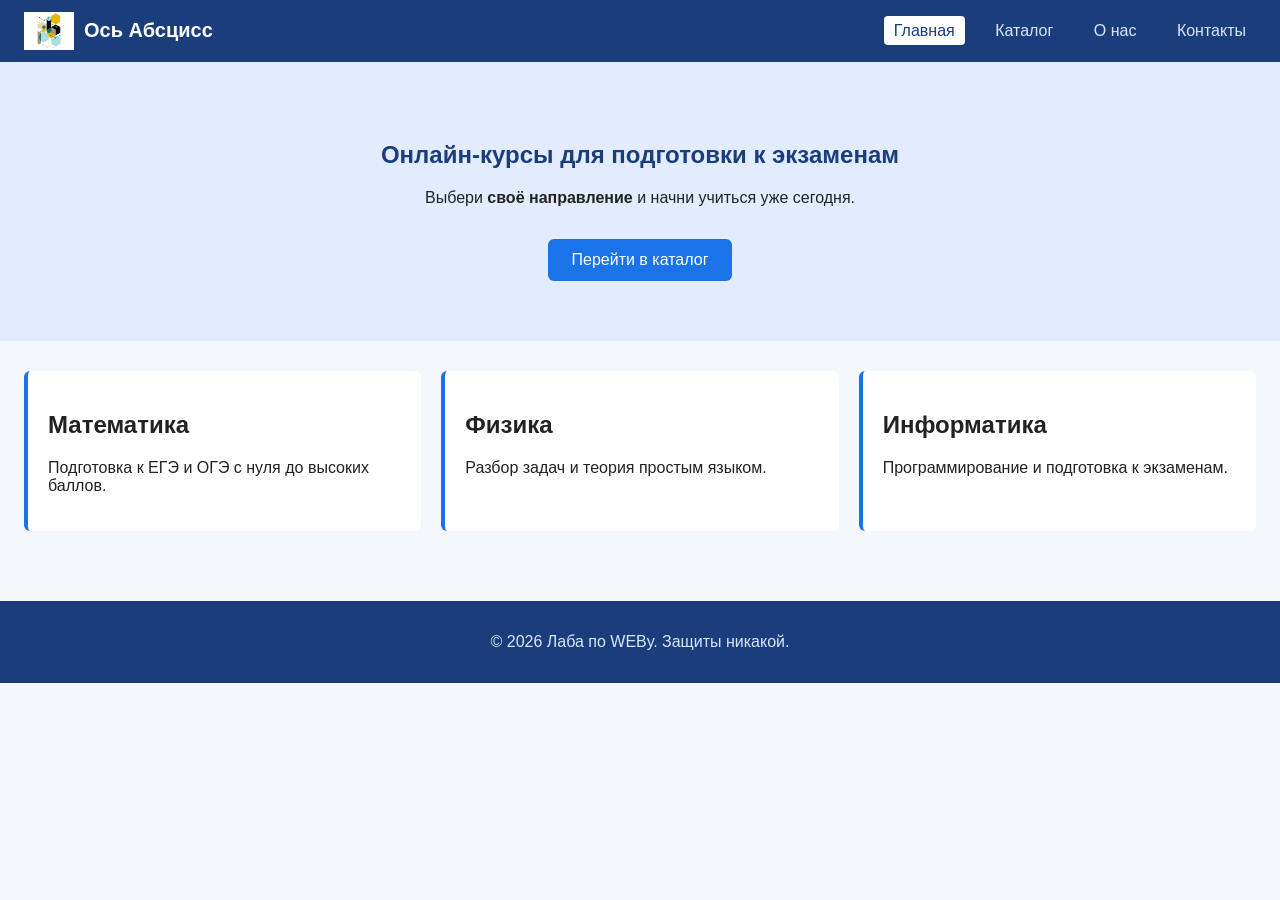
<file: lab2/index.html>
<!DOCTYPE html>
<html lang="ru">
<head>
    <meta charset="UTF-8">
    <meta name="viewport" content="width=device-width, initial-scale=1.0">
    <title>Онлайн-курсы — Главная</title>
    <link rel="stylesheet" href="css/style.css">
</head>
<body>

<header class="site-header">
    <div class="logo">
        <img src="images/logo.png" alt="Логотип" width="50">
        <span>Ось Абсцисс</span>
    </div>
    <nav class="main-nav">
        <a href="index.html" class="active">Главная</a>
        <a href="catalog.html">Каталог</a>
        <a href="about.html">О нас</a>
        <a href="contacts.html">Контакты</a>
    </nav>
</header>

<main>
    <section class="hero">
        <h1>Онлайн-курсы для подготовки к экзаменам</h1>
        <p>Выбери <strong>своё направление</strong> и начни учиться уже сегодня.</p>
        <a href="catalog.html" class="btn">Перейти в каталог</a>
    </section>

    <section class="features">
        <div class="feature">
            <h2>Математика</h2>
            <p>Подготовка к ЕГЭ и ОГЭ с нуля до высоких баллов.</p>
        </div>
        <div class="feature">
            <h2>Физика</h2>
            <p>Разбор задач и теория простым языком.</p>
        </div>
        <div class="feature">
            <h2>Информатика</h2>
            <p>Программирование и подготовка к экзаменам.</p>
        </div>
    </section>
</main>

<footer class="site-footer">
    <p>&copy; 2026 Лаба по WEBу. Защиты никакой.</p>
</footer>

</body>
</html>
</file>
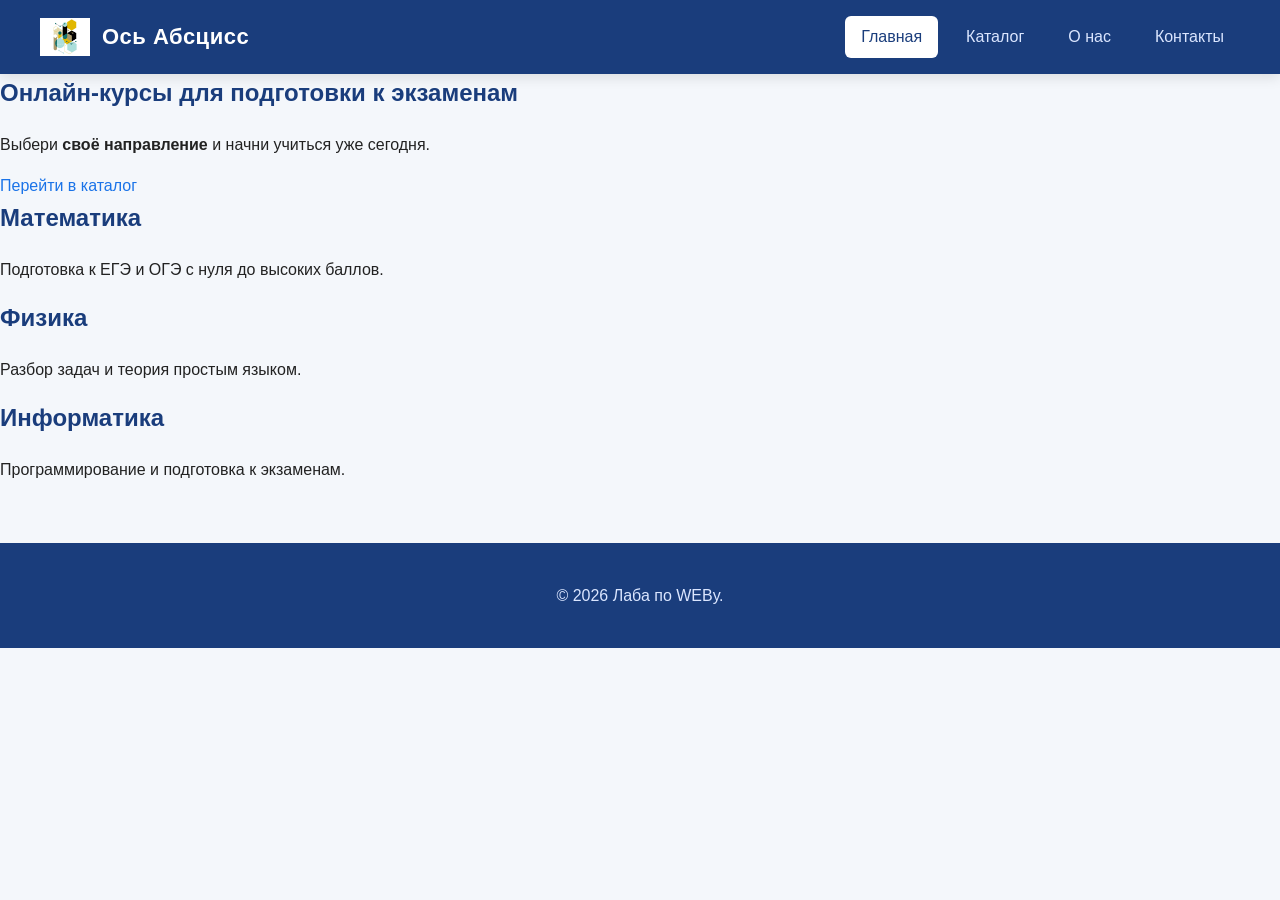
<file: lab4/index.html>
<!DOCTYPE html>
<html lang="ru">
<head>
    <meta charset="UTF-8">
    <meta name="viewport" content="width=device-width, initial-scale=1.0">
    <title>Онлайн-курсы — Главная</title>
    <link rel="stylesheet" href="css/style.css">
</head>
<body>

<header class="header">
    <div class="header__logo">
        <img src="images/logo.png" alt="Логотип" width="50">
        <span>Ось Абсцисс</span>
    </div>
    <nav class="nav">
        <ul class="nav__list">
            <li><a href="index.html" class="nav__link nav__link--active">Главная</a></li>
            <li><a href="catalog.html" class="nav__link">Каталог</a></li>
            <li><a href="about.html" class="nav__link">О нас</a></li>
            <li><a href="contacts.html" class="nav__link">Контакты</a></li>
        </ul>
    </nav>
</header>

<main>
    <section class="hero">
        <h1 class="hero__title animate-in">Онлайн-курсы для подготовки к экзаменам</h1>
        <p class="hero__subtitle animate-in animate-in--delay-1">
            Выбери <strong>своё направление</strong> и начни учиться уже сегодня.
        </p>
        <a href="catalog.html" class="hero__btn animate-in animate-in--delay-2 pulse">
            Перейти в каталог
        </a>
    </section>

    <section class="features">
        <article class="features__item animate-in animate-in--delay-1">
            <h2 class="features__title">Математика</h2>
            <p>Подготовка к ЕГЭ и ОГЭ с нуля до высоких баллов.</p>
        </article>
        <article class="features__item animate-in animate-in--delay-2">
            <h2 class="features__title">Физика</h2>
            <p>Разбор задач и теория простым языком.</p>
        </article>
        <article class="features__item animate-in animate-in--delay-3">
            <h2 class="features__title">Информатика</h2>
            <p>Программирование и подготовка к экзаменам.</p>
        </article>
    </section>
</main>

<footer class="footer">
    <p>&copy; 2026 Лаба по WEBу.</p>
</footer>

<script src="js/course.js"></script>
<script src="js/script.js"></script>
</body>
</html>
</file>
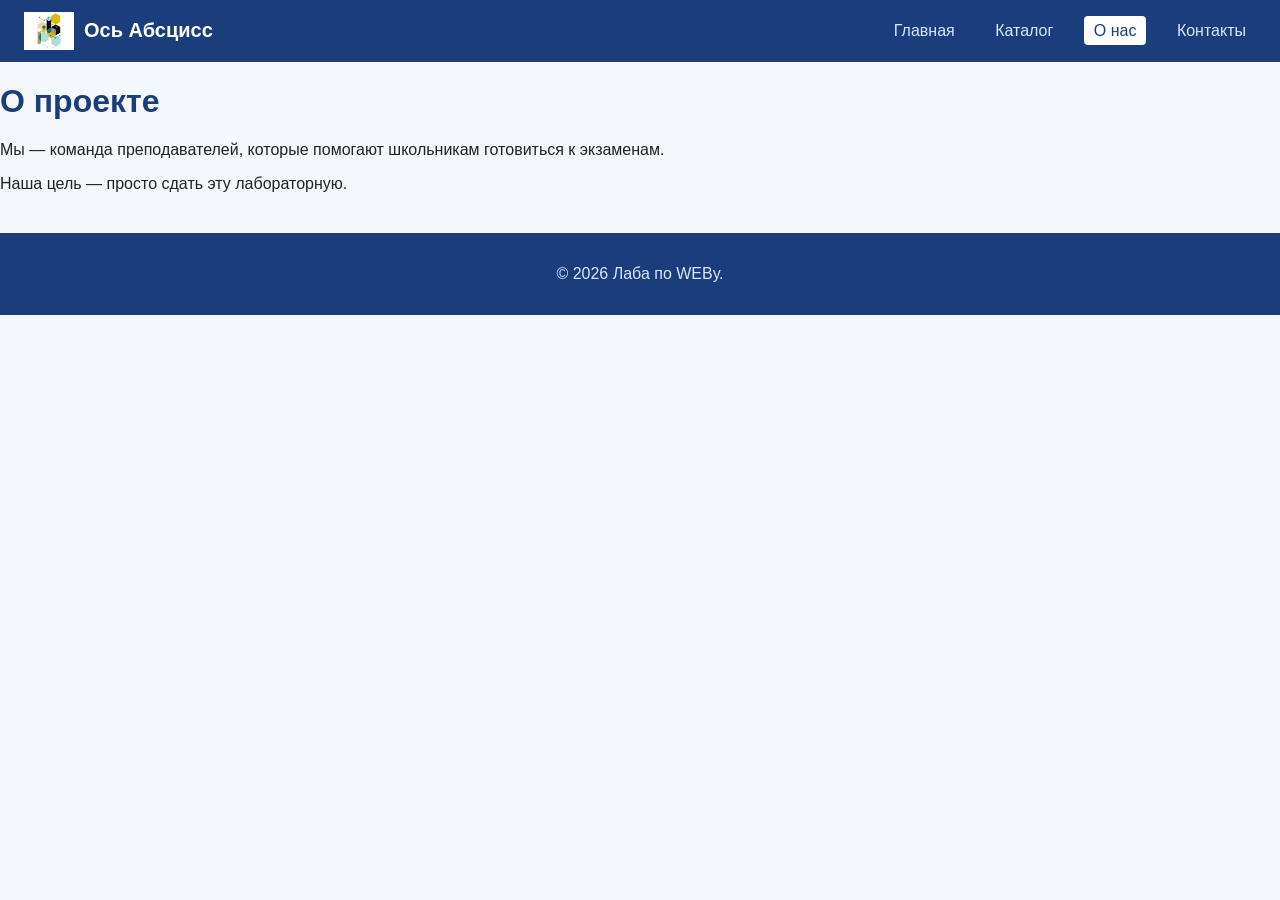
<file: lab2/about.html>
<!DOCTYPE html>
<html lang="ru">
<head>
    <meta charset="UTF-8">
    <title>О нас</title>
    <link rel="stylesheet" href="css/style.css">
</head>
<body>

<header class="site-header">
    <div class="logo">
        <img src="images/logo.png" alt="Логотип" width="50">
        <span>Ось Абсцисс</span>
    </div>
    <nav class="main-nav">
        <a href="index.html">Главная</a>
        <a href="catalog.html">Каталог</a>
        <a href="about.html" class="active">О нас</a>
        <a href="contacts.html">Контакты</a>
    </nav>
</header>

<main>
    <h1>О проекте</h1>
    <p>Мы — команда преподавателей, которые помогают школьникам готовиться к экзаменам.</p>
    <p>Наша цель — просто сдать эту лабораторную.</p>
</main>

<footer class="site-footer">
    <p>&copy; 2026 Лаба по WEBу.</p>
</footer>

</body>
</html>
</file>
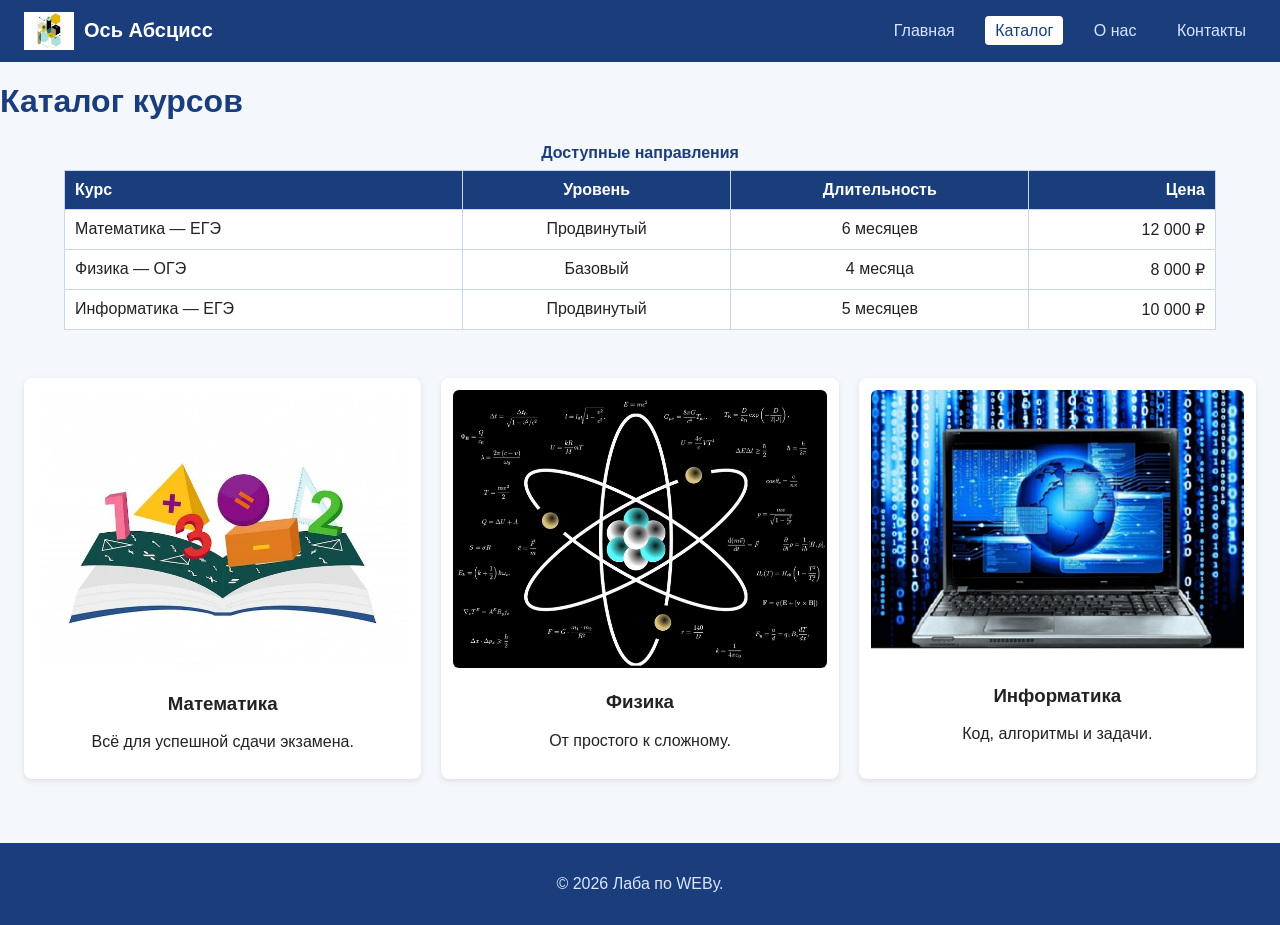
<file: lab2/catalog.html>
<!DOCTYPE html>
<html lang="ru">
<head>
    <meta charset="UTF-8">
    <title>Каталог курсов</title>
    <link rel="stylesheet" href="css/style.css">
</head>
<body>

<header class="site-header">
    <div class="logo">
        <img src="images/logo.png" alt="Логотип" width="50">
        <span>Ось Абсцисс</span>
    </div>
    <nav class="main-nav">
        <a href="index.html">Главная</a>
        <a href="catalog.html" class="active">Каталог</a>
        <a href="about.html">О нас</a>
        <a href="contacts.html">Контакты</a>
    </nav>
</header>

<main>
    <h1>Каталог курсов</h1>

    <table class="courses-table">
        <caption>Доступные направления</caption>
        <thead>
            <tr>
                <th class="col-left">Курс</th>
                <th class="col-center">Уровень</th>
                <th class="col-center">Длительность</th>
                <th class="col-right">Цена</th>
            </tr>
        </thead>
        <tbody>
            <tr>
                <td class="col-left">Математика — ЕГЭ</td>
                <td class="col-center">Продвинутый</td>
                <td class="col-center">6 месяцев</td>
                <td class="col-right">12 000 ₽</td>
            </tr>
            <tr>
                <td class="col-left">Физика — ОГЭ</td>
                <td class="col-center">Базовый</td>
                <td class="col-center">4 месяца</td>
                <td class="col-right">8 000 ₽</td>
            </tr>
            <tr>
                <td class="col-left">Информатика — ЕГЭ</td>
                <td class="col-center">Продвинутый</td>
                <td class="col-center">5 месяцев</td>
                <td class="col-right">10 000 ₽</td>
            </tr>
        </tbody>
    </table>

    <section class="cards">
        <div class="card">
            <img src="images/course1.jpg" alt="Математика">
            <h3>Математика</h3>
            <p>Всё для успешной сдачи экзамена.</p>
        </div>
        <div class="card">
            <img src="images/course2.jpg" alt="Физика">
            <h3>Физика</h3>
            <p>От простого к сложному.</p>
        </div>
        <div class="card">
            <img src="images/course3.jpg" alt="Информатика">
            <h3>Информатика</h3>
            <p>Код, алгоритмы и задачи.</p>
        </div>
    </section>
</main>

<footer class="site-footer">
    <p>&copy; 2026 Лаба по WEBу.</p>
</footer>

</body>
</html>
</file>
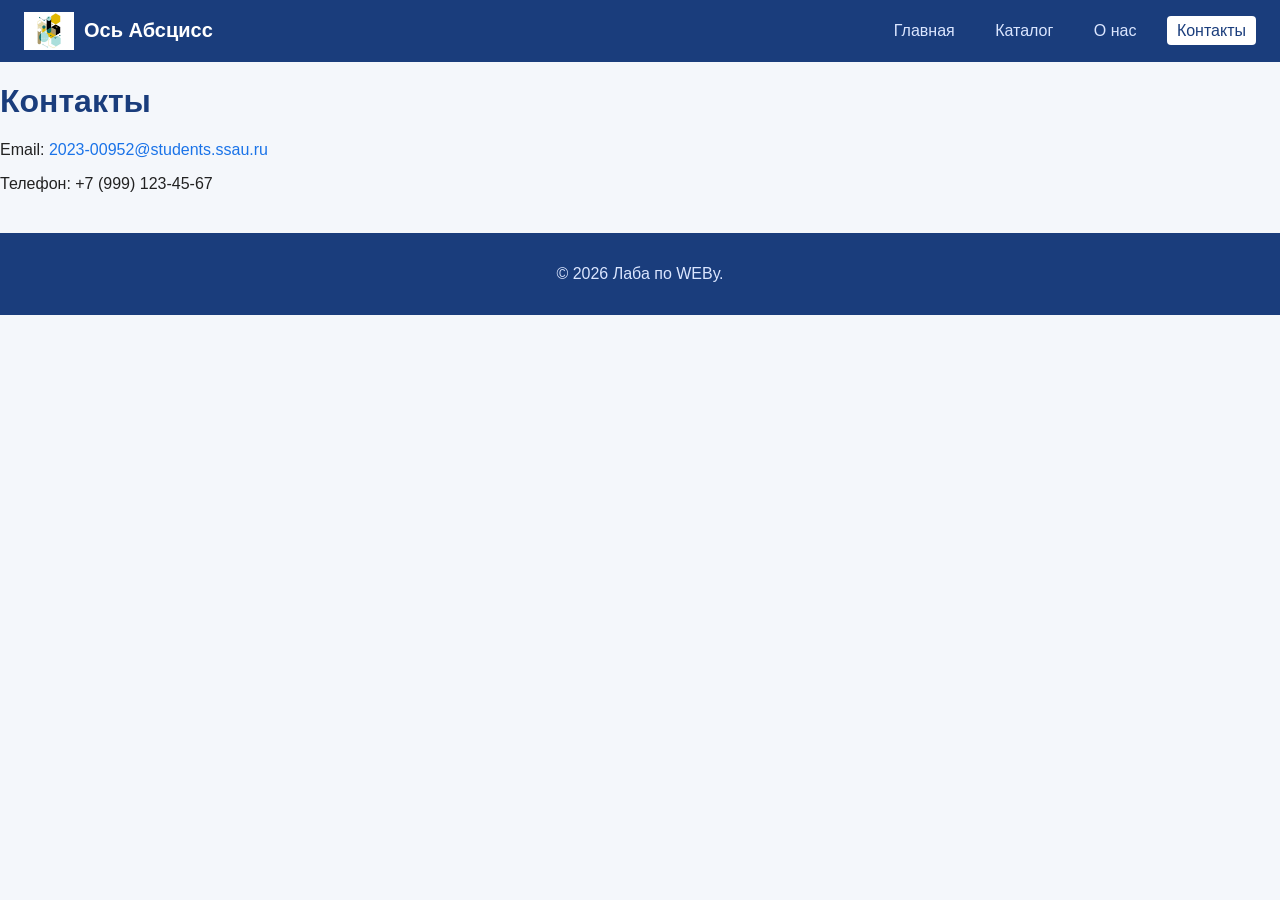
<file: lab2/contacts.html>
<!DOCTYPE html>
<html lang="ru">
<head>
    <meta charset="UTF-8">
    <title>Контакты</title>
    <link rel="stylesheet" href="css/style.css">
</head>
<body>

<header class="site-header">
    <div class="logo">
        <img src="images/logo.png" alt="Логотип" width="50">
        <span>Ось Абсцисс</span>
    </div>
    <nav class="main-nav">
        <a href="index.html">Главная</a>
        <a href="catalog.html">Каталог</a>
        <a href="about.html">О нас</a>
        <a href="contacts.html" class="active">Контакты</a>
    </nav>
</header>

<main>
    <h1>Контакты</h1>
    <p>Email: <a href="mailto:2023-00952@students.ssau.ru">2023-00952@students.ssau.ru</a></p>
    <p>Телефон: +7 (999) 123-45-67</p>
</main>

<footer class="site-footer">
    <p>&copy; 2026 Лаба по WEBу.</p>
</footer>

</body>
</html>
</file>
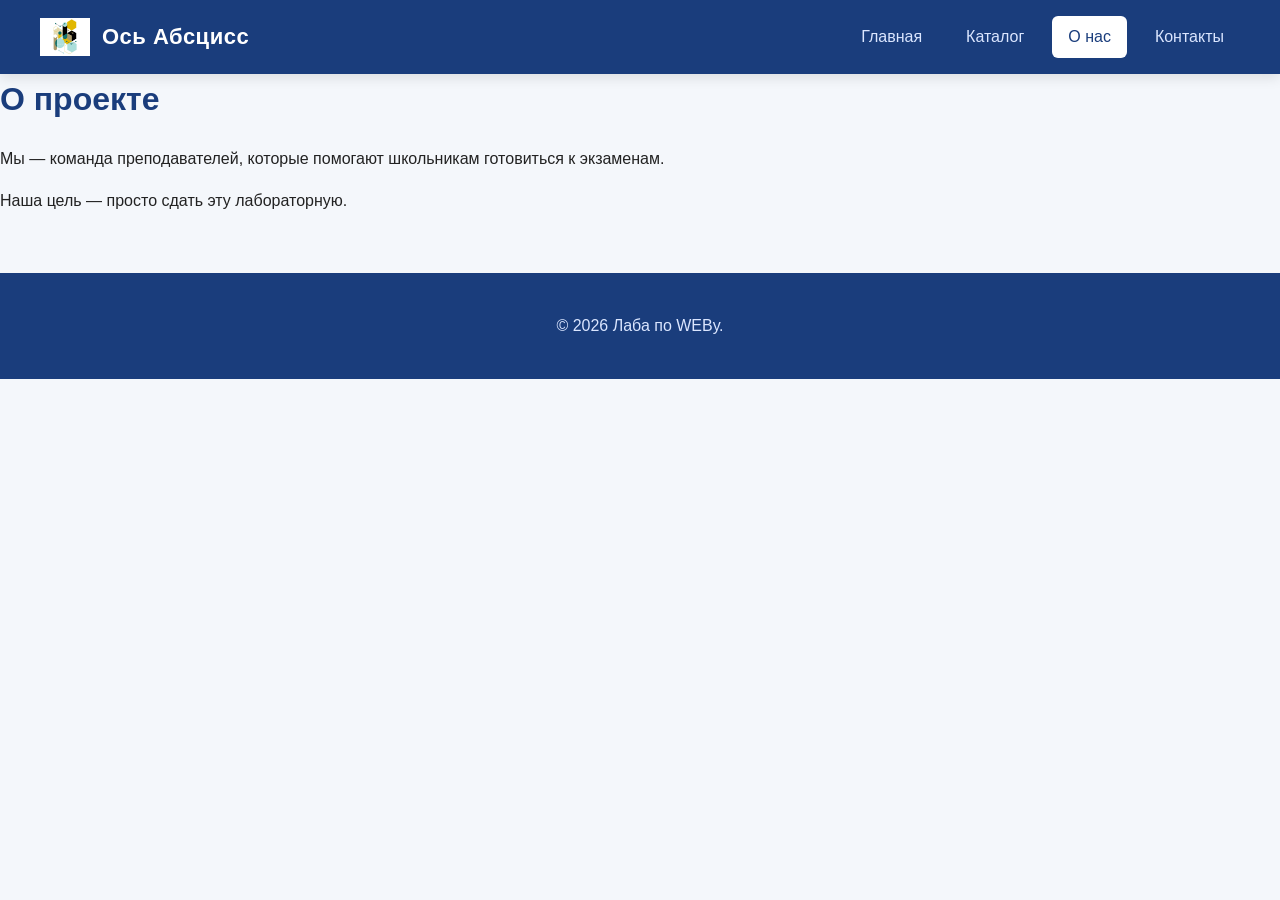
<file: lab4/about.html>
<!DOCTYPE html>
<html lang="ru">
<head>
    <meta charset="UTF-8">
    <title>О нас</title>
    <link rel="stylesheet" href="css/style.css">
</head>
<body>

<header class="header">
    <div class="header__logo">
        <img src="images/logo.png" alt="Логотип" width="50">
        <span>Ось Абсцисс</span>
    </div>
    <nav class="nav">
        <ul class="nav__list">
            <li><a href="index.html" class="nav__link">Главная</a></li>
            <li><a href="catalog.html" class="nav__link">Каталог</a></li>
            <li><a href="about.html" class="nav__link nav__link--active">О нас</a></li>
            <li><a href="contacts.html" class="nav__link">Контакты</a></li>
        </ul>
    </nav>
</header>

<main>
    <h1>О проекте</h1>
    <p class="animate-in">Мы — команда преподавателей, которые помогают школьникам готовиться к экзаменам.</p>
    <p class="animate-in animate-in--delay-1">Наша цель — просто сдать эту лабораторную.</p>
</main>

<footer class="footer">
    <p>&copy; 2026 Лаба по WEBу.</p>
</footer>

<script src="js/course.js"></script>
<script src="js/script.js"></script>
</body>
</html>
</file>
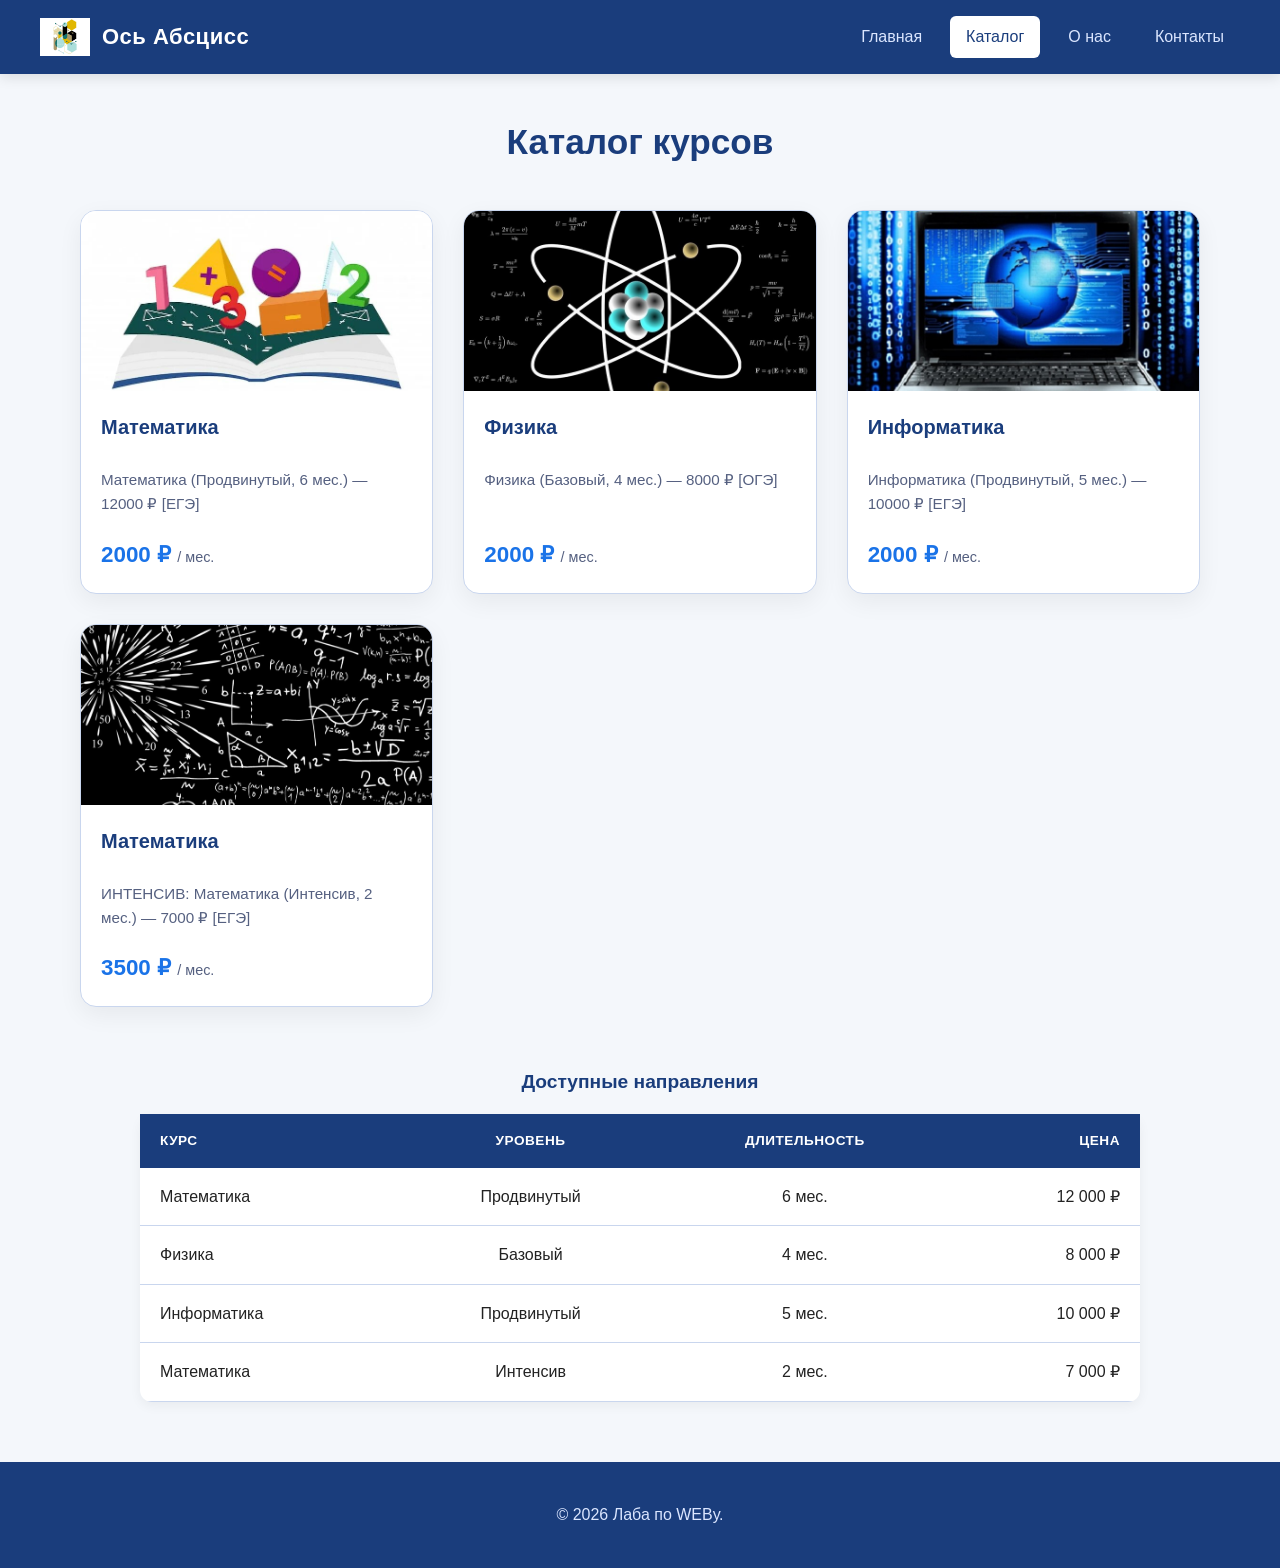
<file: lab4/catalog.html>
<!DOCTYPE html>
<html lang="ru">
<head>
    <meta charset="UTF-8">
    <title>Каталог курсов</title>
    <link rel="stylesheet" href="css/style.css">
</head>
<body>

<header class="header">
    <div class="header__logo">
        <img src="images/logo.png" alt="Логотип" width="50">
        <span>Ось Абсцисс</span>
    </div>
    <nav class="nav">
        <ul class="nav__list">
            <li><a href="index.html" class="nav__link">Главная</a></li>
            <li><a href="catalog.html" class="nav__link nav__link--active">Каталог</a></li>
            <li><a href="about.html" class="nav__link">О нас</a></li>
            <li><a href="contacts.html" class="nav__link">Контакты</a></li>
        </ul>
    </nav>
</header>

<main>
    <h1 class="page-title">Каталог курсов</h1>

    <section class="grid-courses" id="catalog-cards"></section>

    <div id="catalog-table"></div>
</main>

<footer class="footer">
    <p>&copy; 2026 Лаба по WEBу.</p>
</footer>

<script src="js/course.js"></script>
<script src="js/script.js"></script>
</body>
</html>
</file>
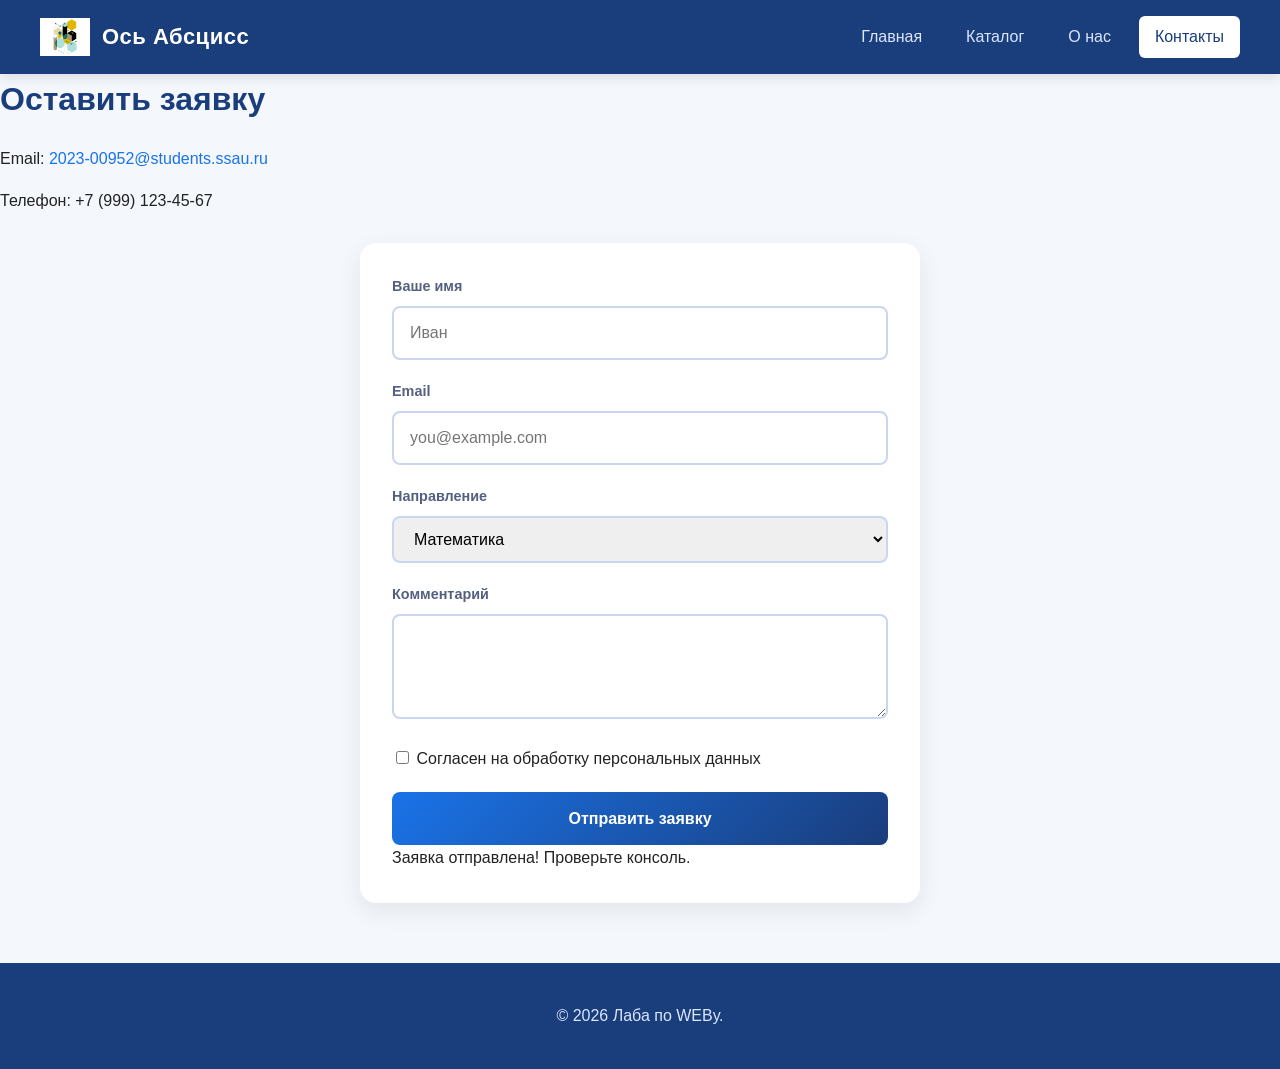
<file: lab4/contacts.html>
<!DOCTYPE html>
<html lang="ru">
<head>
    <meta charset="UTF-8">
    <title>Контакты — Заявка</title>
    <link rel="stylesheet" href="css/style.css">
</head>
<body>

<header class="header">
    <div class="header__logo">
        <img src="images/logo.png" alt="Логотип" width="50">
        <span>Ось Абсцисс</span>
    </div>
    <nav class="nav">
        <ul class="nav__list">
            <li><a href="index.html" class="nav__link">Главная</a></li>
            <li><a href="catalog.html" class="nav__link">Каталог</a></li>
            <li><a href="about.html" class="nav__link">О нас</a></li>
            <li><a href="contacts.html" class="nav__link nav__link--active">Контакты</a></li>
        </ul>
    </nav>
</header>

<main>
    <h1>Оставить заявку</h1>
    <p>Email: <a href="mailto:2023-00952@students.ssau.ru">2023-00952@students.ssau.ru</a></p>
    <p>Телефон: +7 (999) 123-45-67</p>

    
    <form class="form" id="contact-form" novalidate>
        <div class="form__row">
            <label class="form__label" for="name">Ваше имя</label>
            <input class="form__input" type="text" id="name" name="name" placeholder="Иван">
        </div>

        <div class="form__row">
            <label class="form__label" for="email">Email</label>
            <input class="form__input" type="email" id="email" name="email" placeholder="you@example.com">
        </div>

        <div class="form__row">
            <label class="form__label" for="course">Направление</label>
            <select class="form__select" id="course" name="course">
                <option value="math">Математика</option>
                <option value="physics">Физика</option>
                <option value="cs">Информатика</option>
            </select>
        </div>

        <div class="form__row">
            <label class="form__label" for="comment">Комментарий</label>
            <textarea class="form__textarea" id="comment" name="comment" rows="3"></textarea>
        </div>

        <div class="form__row form__checkbox-row">
            <input type="checkbox" id="agree" name="agree">
            <label for="agree">Согласен на обработку персональных данных</label>
        </div>

        <div class="form__error" id="form-error"></div>

        <button type="submit" class="form__btn">Отправить заявку</button>

        <div class="form__success" id="form-success">
            Заявка отправлена! Проверьте консоль.
        </div>
    </form>
</main>

<footer class="footer">
    <p>&copy; 2026 Лаба по WEBу.</p>
</footer>

<script src="js/course.js"></script>
<script src="js/script.js"></script>
</body>
</html>
</file>
<file: lab2/css/style.css>
body {
    font-family: Arial, sans-serif;
    margin: 0;
    background-color: #f4f7fb;
    color: #222;
}

h1 {
    color: #1a3d7c;
}

a {
    color: #1a73e8;
    text-decoration: none;
}

.site-header {
    background-color: #1a3d7c;
    color: #fff;
    display: flex;
    justify-content: space-between;
    align-items: center;
    padding: 12px 24px;
}

.logo {
    display: flex;
    align-items: center;
    gap: 10px;
    font-weight: bold;
    font-size: 20px;
}

.main-nav a {
    color: #dbe6ff;
    margin-left: 16px;
    padding: 6px 10px;
    border-radius: 4px;
}

.main-nav a:hover {
    background-color: #2a5bb8;
    color: #fff;
}

.main-nav a.active {
    background-color: #fff;
    color: #1a3d7c;
}

.hero {
    text-align: center;
    padding: 60px 20px;
    background-color: #e3ecff;
}

.btn {
    display: inline-block;
    margin-top: 16px;
    padding: 12px 24px;
    background-color: #1a73e8;
    color: #fff;
    border-radius: 6px;
}

.btn:hover {
    background-color: #155ab6;
}

.features {
    display: flex;
    gap: 20px;
    padding: 30px 24px;
}

.feature {
    flex: 1;
    background-color: #fff;
    padding: 20px;
    border-left: 4px solid #1a73e8;
    border-radius: 6px;
}

.cards {
    display: flex;
    gap: 20px;
    padding: 24px;
}

.card {
    background-color: #fff;
    border-radius: 8px;
    padding: 12px;
    box-shadow: 0 2px 6px rgba(0,0,0,0.1);
    text-align: center;
}

.card img {
    width: 100%;
    border-radius: 6px;
}

.courses-table {
    width: 90%;
    margin: 24px auto;
    border-collapse: collapse;
    background-color: #fff;
}

.courses-table caption {
    font-weight: bold;
    margin-bottom: 8px;
    color: #1a3d7c;
}

.courses-table th,
.courses-table td {
    border: 1px solid #c9d6ee;
    padding: 10px;
}

.courses-table thead {
    background-color: #1a3d7c;
    color: #fff;
}

/* Выравнивание в таблице */
.col-left {
    text-align: left;
}

.col-center {
    text-align: center;
}

.col-right {
    text-align: right;
}


.site-footer {
    background-color: #1a3d7c;
    color: #dbe6ff;
    text-align: center;
    padding: 16px;
    margin-top: 40px;
}

#special {
    color: #e63946;
    font-weight: bold;
}

.highlight {
    background-color: #ffe58a;
    padding: 2px 6px;
    border-radius: 4px;
}
</file>
<file: lab4/css/style.css>
@import url("variables.css");

*, *::before, *::after { box-sizing: border-box; }

body {
    font-family: 'Segoe UI', Roboto, Helvetica, Arial, sans-serif;
    margin: 0;
    background-color: var(--color-bg);
    color: var(--color-text);
    line-height: 1.6;
}

h1, h2, h3 { margin-top: 0; color: var(--color-primary); }
a { color: var(--color-accent); text-decoration: none; transition: color 0.2s; }

.header {
    background-color: var(--color-primary);
    color: var(--color-text-inverse);
    display: flex;
    justify-content: space-between;
    align-items: center;
    padding: 16px 40px;
    box-shadow: 0 4px 12px rgba(0,0,0,0.1);
    position: sticky;
    top: 0;
    z-index: 100;
}
.header__logo {
    display: flex;
    align-items: center;
    gap: 12px;
    font-weight: 700;
    font-size: 22px;
    letter-spacing: 0.5px;
}

.nav__list {
    display: flex;
    gap: 12px;
    margin: 0;
    padding: 0;
    list-style: none;
}
.nav__link {
    display: inline-block;
    color: var(--color-text-link);
    padding: 8px 16px;
    border-radius: var(--radius-md);
    font-weight: 500;
    transition: all .3s ease;
}
.nav__link:hover {
    background-color: var(--color-primary-hover);
    color: var(--color-text-inverse);
    transform: translateY(-2px);
}
.nav__link--active {
    background-color: var(--color-surface);
    color: var(--color-primary);
}

.page-title {
    text-align: center;
    font-size: 2.2rem;
    margin: 40px 0 20px;
}

.grid-courses {
    display: grid;
    grid-template-columns: repeat(auto-fit, minmax(280px, 1fr));
    gap: 30px;
    padding: 20px 40px;
    max-width: 1200px;
    margin: 0 auto;
}

.card {
    background-color: var(--color-surface);
    border-radius: 16px;
    overflow: hidden;
    box-shadow: 0 8px 24px rgba(0,0,0,0.06);
    transition: transform 0.3s ease, box-shadow 0.3s ease;
    display: flex;
    flex-direction: column;
    border: 1px solid var(--color-border);
}
.card:hover {
    transform: translateY(-8px);
    box-shadow: 0 16px 32px rgba(26, 61, 124, 0.15);
}

.card__image-wrapper {
    width: 100%;
    height: 180px;
    overflow: hidden;
    background-color: var(--color-surface-alt);
}
.card__image {
    width: 100%;
    height: 100%;
    object-fit: cover;
    transition: transform 0.5s ease;
}
.card:hover .card__image {
    transform: scale(1.05);
}

.card__content {
    padding: 20px;
    display: flex;
    flex-direction: column;
    flex-grow: 1;
}
.card__title {
    font-size: 1.25rem;
    margin-bottom: 10px;
}
.card__desc {
    color: var(--color-text-muted);
    font-size: 0.95rem;
    margin-bottom: 20px;
    flex-grow: 1;
}
.card__price {
    font-size: 1.4rem;
    font-weight: 800;
    color: var(--color-accent);
    margin: 0;
}
.card__price span {
    font-size: 0.9rem;
    font-weight: 400;
    color: var(--color-text-muted);
}

.table {
    width: 90%;
    max-width: 1000px;
    margin: 40px auto;
    border-collapse: collapse;
    background-color: var(--color-surface);
    box-shadow: 0 4px 12px rgba(0,0,0,0.05);
    border-radius: 12px;
    overflow: hidden;
}
.table__caption {
    font-size: 1.2rem;
    font-weight: 600;
    margin-bottom: 16px;
    color: var(--color-primary);
}
.table th,
.table td {
    padding: 16px 20px;
    border-bottom: 1px solid var(--color-border);
}
.table thead th {
    background-color: var(--color-primary);
    color: var(--color-text-inverse);
    font-weight: 600;
    text-transform: uppercase;
    font-size: 0.85rem;
    letter-spacing: 0.5px;
    border-bottom: none;
}
.table tbody tr:hover {
    background-color: var(--color-surface-hover);
}
.table__cell--left { text-align: left; }
.table__cell--center { text-align: center; }
.table__cell--right { text-align: right; }

.footer {
    background-color: var(--color-primary);
    color: var(--color-text-link);
    text-align: center;
    padding: 24px;
    margin-top: 60px;
}

@keyframes fadeSlideUp {
    from { opacity: 0; transform: translateY(30px); }
    to { opacity: 1; transform: translateY(0); }
}
.animate-in {
    animation: fadeSlideUp .6s cubic-bezier(0.16, 1, 0.3, 1) both;
}

.form {
    max-width: 560px;
    margin: 30px auto;
    background-color: var(--color-surface);
    padding: 32px;
    border-radius: 16px;
    box-shadow: 0 8px 24px rgba(0,0,0,0.08);
}
.form__row { margin-bottom: 20px; }
.form__label {
    display: block;
    margin-bottom: 8px;
    color: var(--color-text-muted);
    font-weight: 600;
    font-size: 0.9rem;
}
.form__input,
.form__select,
.form__textarea {
    width: 100%;
    padding: 12px 16px;
    border: 2px solid var(--color-border);
    border-radius: 8px;
    font: inherit;
    transition: border-color .2s, box-shadow .2s;
}
.form__input:focus,
.form__select:focus,
.form__textarea:focus {
    outline: none;
    border-color: var(--color-accent);
    box-shadow: 0 0 0 4px var(--shadow-focus);
}
.form__btn {
    width: 100%;
    padding: 14px 24px;
    background: var(--gradient-btn);
    color: var(--color-text-inverse);
    border: none;
    border-radius: 8px;
    cursor: pointer;
    font: inherit;
    font-weight: 600;
    font-size: 1rem;
    transition: transform .2s, box-shadow .2s;
}
.form__btn:hover {
    transform: translateY(-2px);
    box-shadow: 0 8px 20px rgba(26, 115, 232, 0.4);
}
</file>
